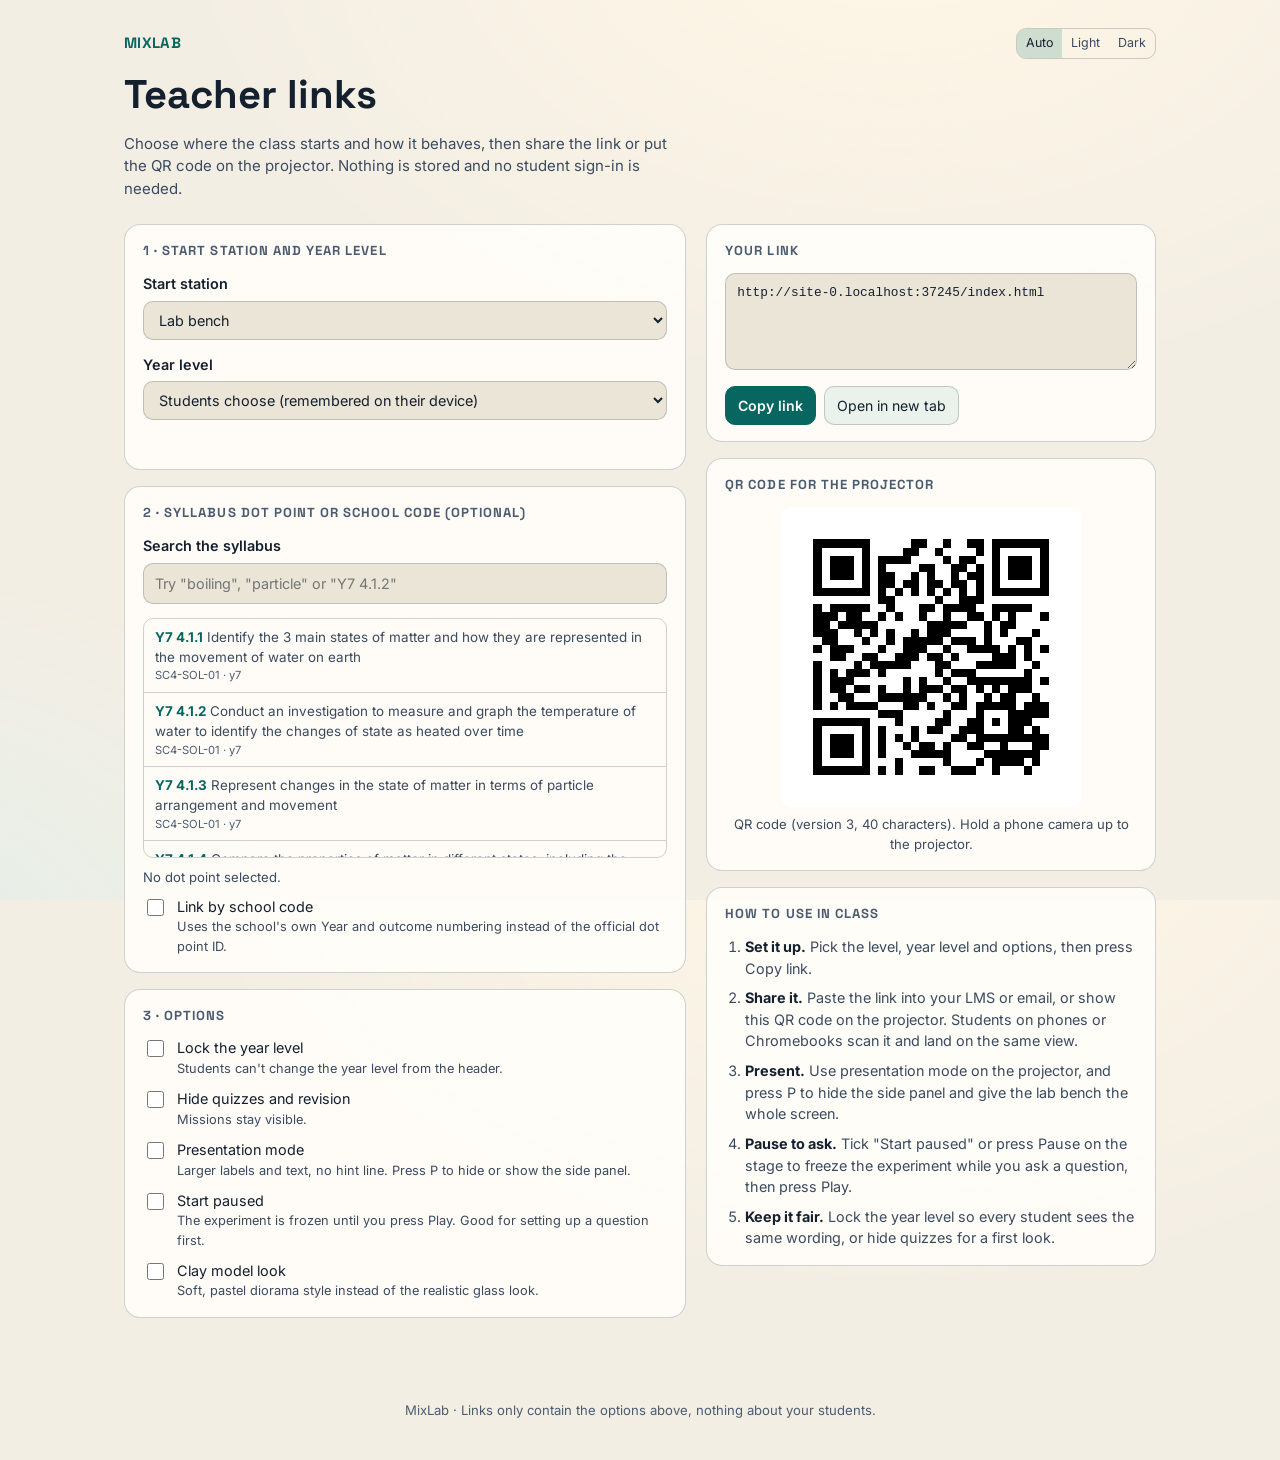
<file: teacher.html>
<!doctype html>
<html lang="en">
<head>
  <meta charset="utf-8" />
  <meta name="viewport" content="width=device-width, initial-scale=1" />
  <script>(function(){var t="auto";try{t=localStorage.getItem("mixlab.theme")||"auto"}catch(e){}if(t!=="light"&&t!=="dark"){try{t=matchMedia("(prefers-color-scheme: light)").matches?"light":"dark"}catch(e){t="dark"}}document.documentElement.dataset.theme=t;document.documentElement.style.colorScheme=t})()</script>
  <title>Teacher links · MixLab</title>
  <meta name="description" content="Build a classroom link for MixLab: pick a starting station and year level, add options, then share a URL or QR code." />
  <link rel="preconnect" href="https://fonts.googleapis.com" />
  <link href="https://fonts.googleapis.com/css2?family=Inter:wght@400;600&family=Space+Grotesk:wght@500;600;700&display=swap" rel="stylesheet" />
  <link rel="stylesheet" href="assets/css/cellscape.css" />
  <link rel="stylesheet" href="assets/css/teacher.css" />
  <script type="importmap">
    { "imports": { "three": "./assets/vendor/three/build/three.module.js", "three/addons/": "./assets/vendor/three/examples/jsm/" } }
  </script>
</head>
<body>
  <div class="t-wrap">
    <div class="t-top">
      <a class="brand" href="index.html">MIXLAB</a>
      <span class="cs-theme-slot"></span>
    </div>
    <h1>Teacher links</h1>
    <p class="lede">Choose where the class starts and how it behaves, then share the link or put the QR code on the projector. Nothing is stored and no student sign-in is needed.</p>

    <div class="t-grid">
      <div class="t-col">
        <section class="t-card" aria-labelledby="h-start">
          <h2 id="h-start">1 · Start station and year level</h2>
          <div class="t-field">
            <label for="t-level">Start station</label>
            <select id="t-level"></select>
          </div>
          <div class="t-field">
            <label for="t-year">Year level</label>
            <select id="t-year">
              <option value="">Students choose (remembered on their device)</option>
              <option value="y7">Year 7</option>
              <option value="ext">Extension (Years 8–10)</option>
            </select>
            <p class="t-note" id="t-year-note"></p>
          </div>
        </section>

        <section class="t-card" aria-labelledby="h-dot">
          <h2 id="h-dot">2 · Syllabus dot point or school code (optional)</h2>
          <div class="t-field">
            <label for="t-search">Search the syllabus</label>
            <input type="search" id="t-search" placeholder="Try &quot;boiling&quot;, &quot;particle&quot; or &quot;Y7 4.1.2&quot;" autocomplete="off" />
          </div>
          <ul class="t-dots" id="t-dots" aria-label="Matching dot points"></ul>
          <p class="t-note" id="t-dot-now" style="margin-top:10px"></p>
          <label class="t-opt" id="t-bycode-wrap" hidden style="margin-top:8px"><input type="checkbox" id="t-bycode" /><span>Link by school code<small>Uses the school's own Year and outcome numbering instead of the official dot point ID.</small></span></label>
        </section>

        <section class="t-card" aria-labelledby="h-opt">
          <h2 id="h-opt">3 · Options</h2>
          <div class="t-opts">
            <label class="t-opt"><input type="checkbox" id="t-lock" /><span>Lock the year level<small>Students can't change the year level from the header.</small></span></label>
            <label class="t-opt"><input type="checkbox" id="t-noquiz" /><span>Hide quizzes and revision<small>Missions stay visible.</small></span></label>
            <label class="t-opt"><input type="checkbox" id="t-present" /><span>Presentation mode<small>Larger labels and text, no hint line. Press P to hide or show the side panel.</small></span></label>
            <label class="t-opt"><input type="checkbox" id="t-paused" /><span>Start paused<small>The experiment is frozen until you press Play. Good for setting up a question first.</small></span></label>
            <label class="t-opt"><input type="checkbox" id="t-clay" /><span>Clay model look<small>Soft, pastel diorama style instead of the realistic glass look.</small></span></label>
          </div>
        </section>
      </div>

      <div class="t-col">
        <section class="t-card" aria-labelledby="h-link">
          <h2 id="h-link">Your link</h2>
          <label for="t-url" class="visually-hidden" style="position:absolute;left:-9999px">Class link</label>
          <textarea id="t-url" class="t-url" readonly rows="4"></textarea>
          <div class="t-actions">
            <button type="button" class="btn primary" id="t-copy">Copy link</button>
            <a class="btn" id="t-open" href="index.html" target="_blank" rel="noopener">Open in new tab</a>
            <span class="t-note" id="t-copied" role="status"></span>
          </div>
        </section>

        <section class="t-card" aria-labelledby="h-qr">
          <h2 id="h-qr">QR code for the projector</h2>
          <div class="t-qr" id="t-qr"><canvas role="img" aria-label="QR code"></canvas></div>
          <p class="t-note" id="t-qr-note" style="text-align:center;margin-top:8px"></p>
        </section>

        <section class="t-card t-help" aria-labelledby="h-help">
          <h2 id="h-help">How to use in class</h2>
          <ol>
            <li><b>Set it up.</b> Pick the level, year level and options, then press Copy link.</li>
            <li><b>Share it.</b> Paste the link into your LMS or email, or show this QR code on the projector. Students on phones or Chromebooks scan it and land on the same view.</li>
            <li><b>Present.</b> Use presentation mode on the projector, and press P to hide the side panel and give the lab bench the whole screen.</li>
            <li><b>Pause to ask.</b> Tick "Start paused" or press Pause on the stage to freeze the experiment while you ask a question, then press Play.</li>
            <li><b>Keep it fair.</b> Lock the year level so every student sees the same wording, or hide quizzes for a first look.</li>
          </ol>
        </section>
      </div>
    </div>
  </div>
  <p class="t-foot">MixLab · Links only contain the options above, nothing about your students.</p>

  <script type="module" src="assets/js/teacher.js"></script>
  <script type="module">import("./assets/js/world/theme.js").then((m) => m.mountThemeToggle(document.querySelector(".cs-theme-slot")));</script>
</body>
</html>
</file>
<file: assets/css/cellscape.css>
/* CellScape — shared design system. Dark, luminous "inside the cell" look, with a light page theme (data-theme). */
/* Dark tokens. They also apply inside the 3D stage and the library hero in light mode, because the stage
   keeps its dark cinematic backdrop in both themes (see the light-theme block below). */
:root,
:root[data-theme="light"] .stage,
:root[data-theme="light"] .hero {
  --bg-0: #050b16;
  --bg-1: #0a1628;
  --bg-2: #10213a;
  --panel: rgba(14, 28, 50, 0.82);
  --panel-border: rgba(120, 190, 255, 0.16);
  --ink: #e8f1ff;
  --ink-dim: #9fb3cf;
  --ink-faint: #7a8fac;
  --accent: #4fd1c5;      /* teal: cytoplasm / water */
  --accent-2: #a78bfa;    /* violet: proteins */
  --accent-3: #fbbf24;    /* amber: energy / ATP */
  --danger: #f87171;
  --good: #4ade80;
  --on-accent: #032024;
  --header-bg: rgba(5, 11, 22, 0.7);
  --panel-bg: rgba(7, 15, 28, 0.85);
  --float-bg: rgba(5, 11, 22, 0.72);        /* chips, overlay buttons */
  --toast-bg: rgba(10, 22, 40, 0.92);
  --well-bg: rgba(5, 11, 22, 0.5);          /* sunken canvas / chart wells */
  --tint-1: rgba(255, 255, 255, 0.02);
  --tint-2: rgba(255, 255, 255, 0.04);
  --tint-3: rgba(255, 255, 255, 0.08);
  --btn-bg: rgba(79, 209, 197, 0.08);
  --btn-bg-hover: rgba(79, 209, 197, 0.16);
  --sel-bg: rgba(79, 209, 197, 0.2);
  --pressed-bg: rgba(167, 139, 250, 0.25);
  --good-bg: rgba(74, 222, 128, 0.12);
  --danger-bg: rgba(248, 113, 113, 0.12);
  --warn-bg: rgba(251, 191, 36, 0.08);
  --grid-line: rgba(159, 179, 207, 0.18);   /* canvas chart gridlines */
  --shadow: rgba(0, 0, 0, 0.35);
  --t-good: #86efac;    /* status text on panel backgrounds */
  --t-bad: #fca5a5;
  --t-warn: #fcd34d;
  --t-violet: #ddd6fe;
  --t-pink: #e879f9;
  --dialog-bg: #0b1930;
  --bg-glow-a: #1b2f5a;
  --bg-glow-b: #0d3b44;
  color-scheme: dark;
}
/* inherited text colour must follow the re-scoped dark tokens */
:root[data-theme="light"] .stage,
:root[data-theme="light"] .hero { color: var(--ink); }
/* Light theme: page chrome only. Warm off-white panels, ink #14202e, accents darkened for 4.5:1 on light. */
:root[data-theme="light"] {
  --bg-0: #f3eee4;
  --bg-1: #ebe5d8;
  --bg-2: #e2dbcb;
  --panel: rgba(255, 253, 248, 0.94);
  --panel-border: rgba(20, 32, 46, 0.2);
  --ink: #14202e;
  --ink-dim: #3b4b5f;
  --ink-faint: #4b5c71;
  --accent: #086660;
  --accent-2: #6d4ad6;
  --accent-3: #7a4f05;
  --danger: #b3261e;
  --good: #17743a;
  --on-accent: #ffffff;
  --header-bg: rgba(250, 246, 238, 0.85);
  --panel-bg: rgba(250, 246, 238, 0.96);
  --float-bg: rgba(255, 253, 248, 0.9);
  --toast-bg: rgba(255, 253, 248, 0.97);
  --well-bg: rgba(20, 32, 46, 0.06);
  --tint-1: rgba(20, 32, 46, 0.035);
  --tint-2: rgba(20, 32, 46, 0.06);
  --tint-3: rgba(20, 32, 46, 0.12);
  --btn-bg: rgba(10, 117, 109, 0.08);
  --btn-bg-hover: rgba(10, 117, 109, 0.16);
  --sel-bg: rgba(10, 117, 109, 0.18);
  --pressed-bg: rgba(109, 74, 214, 0.16);
  --good-bg: rgba(23, 116, 58, 0.12);
  --danger-bg: rgba(179, 38, 30, 0.1);
  --warn-bg: rgba(138, 90, 6, 0.1);
  --grid-line: rgba(20, 32, 46, 0.14);
  --shadow: rgba(20, 32, 46, 0.18);
  --t-good: #17743a;
  --t-bad: #b3261e;
  --t-warn: #7a4f05;
  --t-violet: #5b3fc0;
  --t-pink: #a21caf;
  --dialog-bg: #fbf8f1;
  --bg-glow-a: #fff7e6;
  --bg-glow-b: #e3efe9;
  color-scheme: light;
}
:root {
  --radius: 14px;
  --font: "Inter", system-ui, -apple-system, "Segoe UI", Roboto, sans-serif;
  --font-display: "Space Grotesk", var(--font);
}

* { box-sizing: border-box; }
html, body { margin: 0; height: 100%; }
body {
  background: radial-gradient(1200px 800px at 70% -10%, var(--bg-glow-a) 0%, transparent 60%),
              radial-gradient(900px 700px at -10% 110%, var(--bg-glow-b) 0%, transparent 60%),
              var(--bg-0);
  color: var(--ink);
  font-family: var(--font);
  font-size: 15px;
  line-height: 1.5;
  -webkit-font-smoothing: antialiased;
}
a { color: var(--accent); }
button, input, select { font: inherit; color: inherit; }

/* ---------- Sim page shell ---------- */
.sim-shell {
  display: grid;
  grid-template-columns: minmax(0, 1fr) 360px;
  grid-template-rows: auto minmax(0, 1fr);
  height: 100vh;
  height: 100dvh;
}
.sim-header {
  grid-column: 1 / -1; min-width: 0;
  display: flex; align-items: center; gap: 14px;
  padding: 10px 18px;
  border-bottom: 1px solid var(--panel-border);
  background: var(--header-bg);
  backdrop-filter: blur(8px);
}
.sim-header .back {
  text-decoration: none; color: var(--ink-dim);
  padding: 6px 10px; border-radius: 8px; border: 1px solid var(--panel-border);
  white-space: nowrap;
}
.sim-header .back:hover { color: var(--ink); border-color: var(--accent); }
.sim-header h1 {
  min-width: 0; flex: 0 1 auto;
  font-family: var(--font-display); font-size: 1.15rem; margin: 0; font-weight: 600;
  white-space: nowrap; overflow: hidden; text-overflow: ellipsis;
}
.sim-header .tag {
  font-size: 0.75rem; color: var(--ink-faint); margin-left: auto; white-space: nowrap;
}

.stage {
  background: #06121c;
  position: relative; min-height: 0; overflow: hidden;
}
.stage canvas {
  position: absolute; inset: 0; width: 100%; height: 100%; display: block;
  touch-action: none;
}
.stage-overlay {
  position: absolute; left: 14px; top: 14px; right: 14px;
  pointer-events: none; display: flex; flex-wrap: wrap; gap: 8px;
}
.chip {
  pointer-events: auto;
  background: var(--float-bg); border: 1px solid var(--panel-border);
  padding: 5px 10px; border-radius: 999px; font-size: 0.8rem; color: var(--ink-dim);
}
.chip b { color: var(--ink); font-variant-numeric: tabular-nums; }

.panel {
  overflow-y: auto; overflow-x: clip; padding: 14px; display: flex; flex-direction: column; gap: 12px;
  border-left: 1px solid var(--panel-border);
  background: var(--panel-bg);
}
.card {
  background: var(--panel); border: 1px solid var(--panel-border);
  border-radius: var(--radius); padding: 12px 14px;
}
.card h2 {
  font-family: var(--font-display); font-size: 0.8rem; letter-spacing: 0.08em;
  text-transform: uppercase; color: var(--ink-faint); margin: 0 0 8px; font-weight: 600;
}
.card p { margin: 0 0 8px; color: var(--ink-dim); }
.card p:last-child { margin-bottom: 0; }
.explain strong { color: var(--ink); }

/* ---------- Controls ---------- */
.control { margin: 10px 0; }
.control:first-of-type { margin-top: 0; }
.control-row { display: flex; justify-content: space-between; align-items: baseline; gap: 8px; font-size: 0.88rem; }
.control-row output { color: var(--accent); font-variant-numeric: tabular-nums; font-weight: 600; }
input[type="range"] {
  width: 100%; accent-color: var(--accent); margin: 6px 0 0; height: 22px;
}
.btn-row { display: flex; flex-wrap: wrap; gap: 8px; margin: 8px 0; }
.btn {
  appearance: none; cursor: pointer;
  border: 1px solid var(--panel-border); background: var(--btn-bg);
  padding: 8px 12px; border-radius: 10px; font-size: 0.88rem; color: var(--ink);
  transition: background 0.15s, border-color 0.15s, transform 0.05s;
}
.btn:hover { border-color: var(--accent); background: var(--btn-bg-hover); }
.btn:active { transform: translateY(1px); }
.btn.primary { background: var(--accent); color: var(--on-accent); border-color: var(--accent); font-weight: 600; }
.btn.primary:hover { filter: brightness(1.1); }
.btn[aria-pressed="true"] { background: var(--pressed-bg); border-color: var(--accent-2); }
.btn:disabled { opacity: 0.45; cursor: not-allowed; }

.segmented { display: flex; border: 1px solid var(--panel-border); border-radius: 10px; overflow: hidden; }
.segmented button {
  flex: 1; border: 0; background: transparent; padding: 7px 6px; cursor: pointer; font-size: 0.82rem; color: var(--ink-dim);
}
.segmented button[aria-pressed="true"] { background: var(--sel-bg); color: var(--ink); }

.toggle { display: flex; align-items: center; gap: 8px; cursor: pointer; font-size: 0.88rem; margin: 6px 0; }
.toggle input { accent-color: var(--accent-2); width: 16px; height: 16px; }

/* ---------- Missions ---------- */
.missions ol { list-style: none; padding: 0; margin: 0; display: flex; flex-direction: column; gap: 6px; }
.missions li {
  display: flex; gap: 8px; align-items: flex-start; font-size: 0.88rem; color: var(--ink-dim);
  padding: 6px 8px; border-radius: 8px; background: var(--tint-1);
}
.missions li::before {
  content: ""; flex: 0 0 16px; height: 16px; margin-top: 2px; border-radius: 50%;
  border: 2px solid var(--ink-faint);
}
.missions li.done { color: var(--ink); background: var(--good-bg); }
.missions li.done::before { border-color: var(--good); background: var(--good); box-shadow: 0 0 10px var(--good); }
.missions .progress { height: 4px; background: var(--tint-3); border-radius: 4px; margin-top: 10px; overflow: hidden; }
.missions .progress > div { height: 100%; background: linear-gradient(90deg, var(--accent), var(--accent-2)); width: 0; transition: width 0.4s; }

/* ---------- Toast ---------- */
.toast {
  position: absolute; left: 50%; bottom: 18px; transform: translateX(-50%) translateY(20px);
  background: var(--toast-bg); border: 1px solid var(--accent); box-shadow: 0 6px 24px var(--shadow);
  padding: 9px 16px; border-radius: 12px; font-size: 0.9rem; opacity: 0; pointer-events: none;
  transition: opacity 0.25s, transform 0.25s; max-width: calc(100% - 32px); text-align: center;
}
.toast.show { opacity: 1; transform: translateX(-50%) translateY(0); }

/* ---------- Quiz ---------- */
.quiz .q { font-size: 0.9rem; margin-bottom: 8px; color: var(--ink); }
.quiz .opts { display: flex; flex-direction: column; gap: 6px; }
.quiz .opts button { text-align: left; }
.quiz .opts button.right { border-color: var(--good); background: var(--good-bg); }
.quiz .opts button.wrong { border-color: var(--danger); background: var(--danger-bg); }
.quiz .fb { font-size: 0.85rem; margin-top: 8px; color: var(--ink-dim); min-height: 1.2em; }

/* ---------- Legend ---------- */
.legend { display: grid; grid-template-columns: minmax(0, 1fr) minmax(0, 1fr); gap: 6px 10px; font-size: 0.82rem; color: var(--ink-dim); }
.legend span { display: flex; align-items: center; gap: 6px; }
.legend i { width: 12px; height: 12px; border-radius: 50%; display: inline-block; flex: 0 0 12px; }

/* ---------- Responsive ---------- */
@media (max-width: 860px) {
  .sim-shell { grid-template-columns: minmax(0, 1fr); grid-template-rows: auto 58vh auto; height: auto; min-height: 100dvh; }
  .panel { border-left: 0; border-top: 1px solid var(--panel-border); overflow: visible; }
  .sim-header .tag { display: none; }
}
@media (prefers-reduced-motion: reduce) {
  * { transition: none !important; }
}

/* ---------- Theme toggle (header) ---------- */
.cs-theme { flex: 0 0 auto; }
.cs-theme button { padding: 5px 9px; font-size: 0.78rem; }
.sim-header .cs-theme-slot { display: inline-flex; margin-left: auto; }
.sim-header .tag + .cs-theme-slot, .sim-header .lens-select ~ .cs-theme-slot { margin-left: 0; }
@media (max-width: 600px) {
  .cs-theme button { padding: 5px 7px; font-size: 0.72rem; }
  .sim-header { flex-wrap: wrap; row-gap: 8px; padding: 8px 12px; }
  .sim-header .lens-select { margin-left: 0; }
  .sim-header .cs-theme-slot { margin-left: auto; }
  .sim-header .tag + .cs-theme-slot { margin-left: auto; }
}

/* Light theme: panel text that levels colour inline with the pale dark-theme hues (state words, base letters,
   status marks) is darkened with a filter so it reaches 4.5:1 on the light panel. Dark theme is untouched. */
:root[data-theme="light"] .panel :is([style^="color:"], [style*=";color:"], [style*="; color:"]):not([style*="color:var("]):not([style*="color: var("]) {
  filter: brightness(0.5) saturate(1.4);
}

/* Light theme: pale legend swatches get a darker tone and a hairline ring so they read on the light panel. */
:root[data-theme="light"] .panel :is(.legend, .flow-key) i { filter: brightness(0.78) saturate(1.3); box-shadow: inset 0 0 0 1px rgba(20, 32, 46, 0.35); }
</file>
<file: assets/css/teacher.css>
/* Teacher mode: classroom overrides for the sim pages (injected by teacherMode.js) and styles for teacher.html. */

/* ---- ?noquiz=1: hide the quiz cards (K.quiz makes section.card.quiz). Missions stay. ---- */
html[data-teacher-hide-quiz="1"] .card.quiz,
html[data-teacher-hide-quiz="1"] .card.revision { display: none !important; }

/* ---- ?present=1: projector layout ---- */
html[data-teacher-present="1"] .cs-hint { display: none !important; }
html[data-teacher-present="1"] .lbl3d { font-size: 1.05rem; }
html[data-teacher-present="1"] .lbl3d small { font-size: 0.9rem; }
html[data-teacher-present="1"] .chip { font-size: 1rem; }
html[data-teacher-present="1"] .panel { zoom: 1.2; }
html[data-teacher-present="1"] .sim-shell { grid-template-columns: minmax(0, 1fr) 440px; }
html[data-teacher-present="1"] .sim-shell.panel-hidden { grid-template-columns: minmax(0, 1fr); }
html[data-teacher-present="1"] .sim-shell.panel-hidden .panel { display: none; }
.cs-panel-toggle { position: absolute; top: 14px; right: 14px; z-index: 6; background: rgba(5, 11, 22, 0.8); color: #e8f1ff; font-size: 0.95rem; padding: 8px 14px; }
.cs-panel-toggle:hover { color: #e8f1ff; }
@media (max-width: 860px) {
  html[data-teacher-present="1"] .sim-shell { grid-template-columns: minmax(0, 1fr); }
  html[data-teacher-present="1"] .panel { zoom: 1.08; }
}

/* ---- teacher.html (link builder) ---- */
.t-wrap { max-width: 1080px; margin: 0 auto; padding: 28px 24px 60px; }
.t-wrap h1 { font-family: var(--font-display); font-size: clamp(1.7rem, 4vw, 2.5rem); margin: 6px 0 8px; }
.t-wrap .lede { color: var(--ink-dim); max-width: 62ch; margin: 0 0 24px; }
.t-top { display: flex; align-items: center; gap: 12px; }
.t-top .brand { font-family: var(--font-display); font-weight: 700; color: var(--accent); text-decoration: none; letter-spacing: 0.02em; }
.t-top .cs-theme-slot { margin-left: auto; display: inline-flex; }
.t-grid { display: grid; grid-template-columns: minmax(0, 1.25fr) minmax(0, 1fr); gap: 20px; align-items: start; }
@media (max-width: 860px) { .t-grid { grid-template-columns: minmax(0, 1fr); } }
.t-col { display: flex; flex-direction: column; gap: 16px; min-width: 0; }
.t-card { background: var(--panel); border: 1px solid var(--panel-border); border-radius: 16px; padding: 16px 18px; }
.t-card h2 { font-family: var(--font-display); font-size: 0.82rem; letter-spacing: 0.08em; text-transform: uppercase; color: var(--ink-faint); margin: 0 0 12px; }
.t-field { display: flex; flex-direction: column; gap: 6px; margin-bottom: 14px; font-size: 0.9rem; }
.t-field > label, .t-field > .lab { color: var(--ink); font-weight: 600; }
.t-field select, .t-field input[type="search"], .t-url {
  font: inherit; color: var(--ink); background: var(--bg-1); border: 1px solid var(--panel-border);
  border-radius: 10px; padding: 9px 11px; width: 100%; box-sizing: border-box;
}
.t-field select:disabled { opacity: 0.55; }
.t-note { color: var(--ink-dim); font-size: 0.82rem; margin: 0; min-height: 1em; }
.t-dots { list-style: none; margin: 0; padding: 0; max-height: 240px; overflow: auto; border: 1px solid var(--panel-border); border-radius: 10px; }
.t-dots li + li { border-top: 1px solid var(--panel-border); }
.t-dots button { all: unset; box-sizing: border-box; display: block; width: 100%; padding: 8px 11px; cursor: pointer; font-size: 0.84rem; color: var(--ink-dim); }
.t-dots button:hover, .t-dots button:focus-visible { background: var(--btn-bg-hover); color: var(--ink); }
.t-dots button[aria-pressed="true"] { background: var(--btn-bg-hover); color: var(--ink); box-shadow: inset 3px 0 0 var(--accent); }
.t-dots b { color: var(--accent); }
.t-dots small { display: block; color: var(--ink-faint); }
.t-dots .none { padding: 10px 11px; color: var(--ink-dim); font-size: 0.85rem; }
.t-opts { display: flex; flex-direction: column; gap: 10px; }
.t-opt { display: flex; gap: 10px; align-items: flex-start; font-size: 0.9rem; cursor: pointer; }
.t-opt input { margin-top: 3px; width: 17px; height: 17px; accent-color: var(--accent); flex: 0 0 auto; }
.t-opt span small { display: block; color: var(--ink-dim); font-size: 0.8rem; }
.t-url { font-family: ui-monospace, Menlo, monospace; font-size: 0.8rem; word-break: break-all; resize: vertical; min-height: 84px; }
.t-actions { display: flex; flex-wrap: wrap; gap: 8px; align-items: center; margin: 10px 0 0; }
.t-actions a.btn { text-decoration: none; }
.t-qr { display: flex; flex-direction: column; align-items: center; gap: 10px; }
.t-qr canvas { width: min(100%, 300px); height: auto; image-rendering: pixelated; border-radius: 10px; background: #fff; }
.t-help ol { margin: 0; padding-left: 20px; color: var(--ink-dim); font-size: 0.9rem; display: flex; flex-direction: column; gap: 8px; }
.t-help li b { color: var(--ink); }
.t-foot { text-align: center; color: var(--ink-faint); font-size: 0.82rem; padding: 10px 20px 40px; }
</file>
